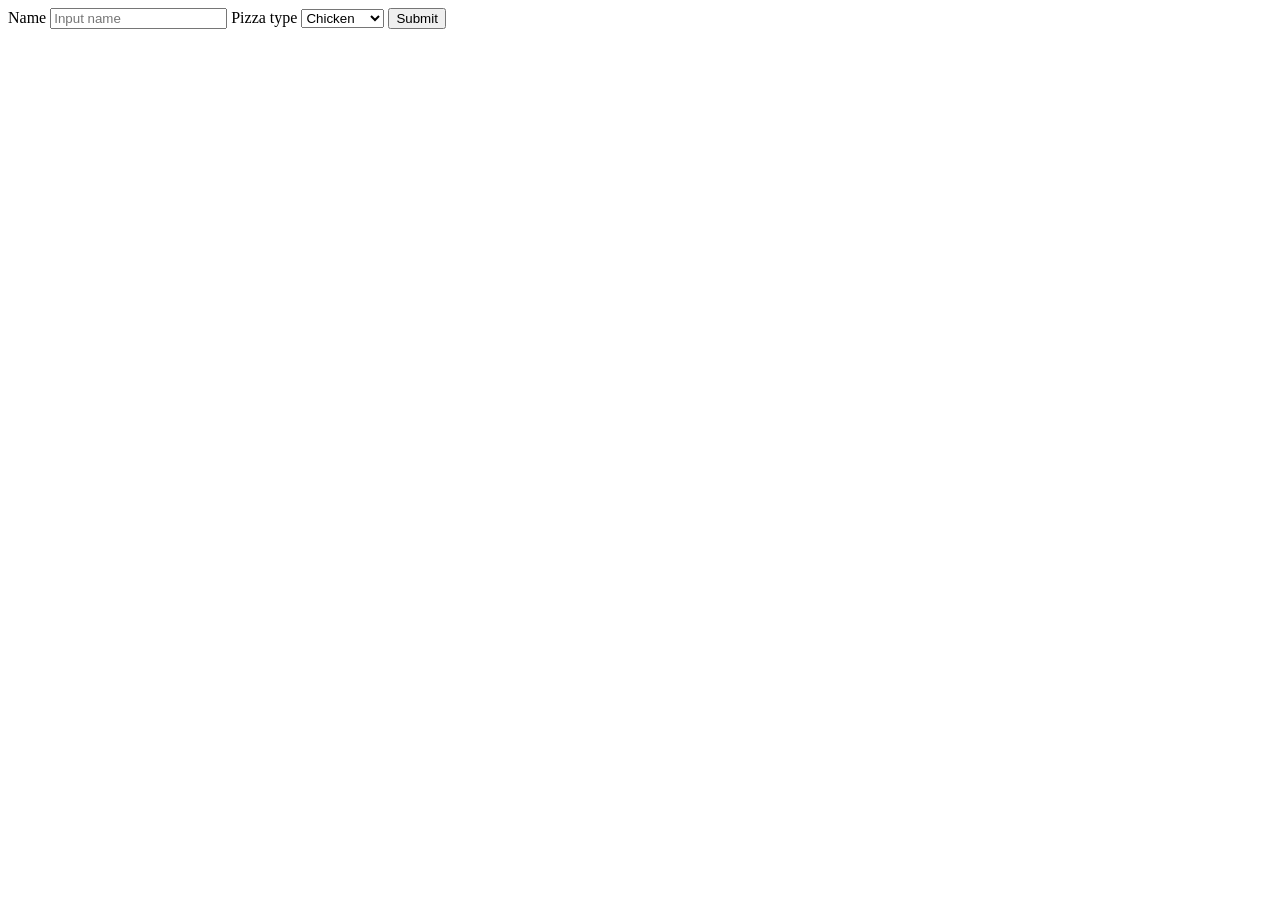
<file: index.html>
<!DOCTYPE html>
<html lang="en">
<head>
    <meta charset="UTF-8">
    <meta name="viewport" content="width=device-width, initial-scale=1.0">
    <title>Document</title>
</head>
<body>
    <form action="form/" method="post">
        <label for="name">Name</label>
        <input id="name" type="text" name="name" placeholder="Input name" >

        <label for="pizza-type">Pizza type</label>
        <select name="Pizza-type" id="pizza-type">
            <option value="Chicken">Chicken</option>
            <option value="Beef">Beef</option>
            <option value="Pepperoni">Pepperoni</option>
            <option value="Hawaiian">Hawaiian</option>
        </select>

        <button type="submit">Submit</button>




    </form>
    
</body>
</html>
</file>
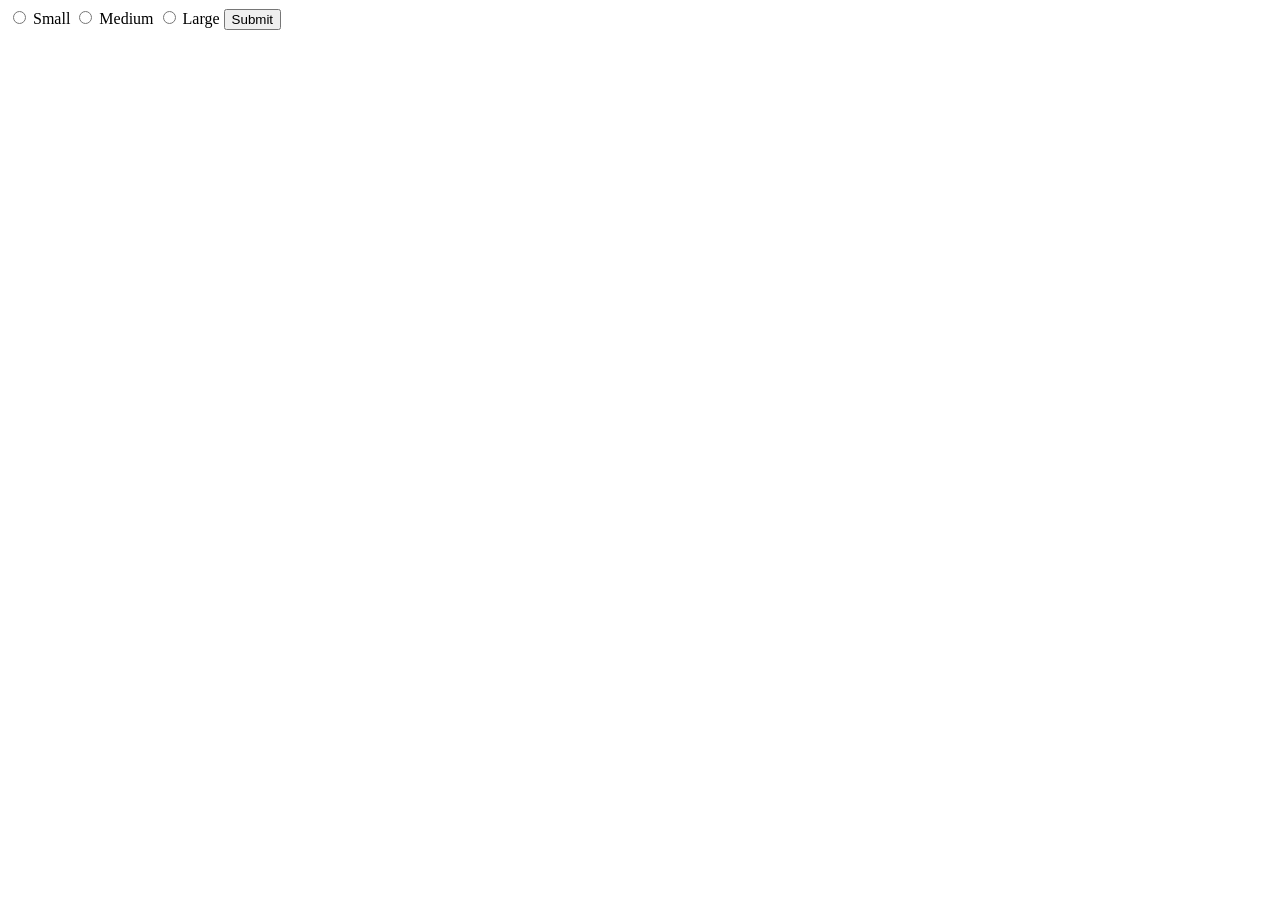
<file: binary-input.html>
<!DOCTYPE html>
<html lang="en">
<head>
    <meta charset="UTF-8">
    <meta name="viewport" content="width=device-width, initial-scale=1.0">
    <title>Document</title>
</head>
<body>
    <form action="/clothing/shirts" method="post">
     <input id="small" type="radio" name="size" value="s">
     <label for="small">Small</label>

     <input id="medium" type="radio" name="size" value="m">
     <label for="medium">Medium</label>

     <input id="large" type="radio" name="size" value="l">
     <label for="large">Large</label>

     <button type="submit">Submit</button>

    </form>

     
   
</body>
</html>
</file>
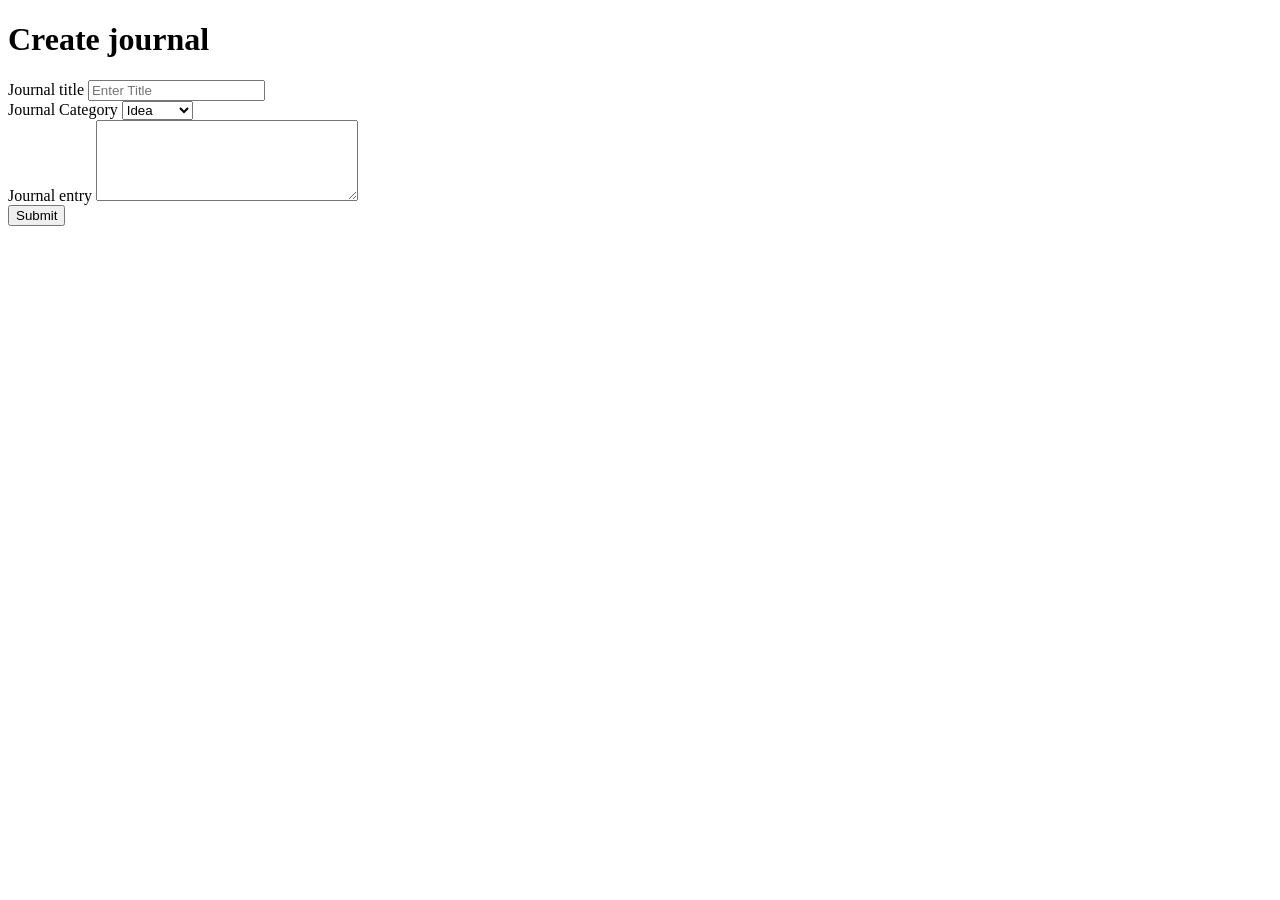
<file: create-journal.html>
<!DOCTYPE html>
<html lang="en">
<head>
    <meta charset="UTF-8">
    <meta name="viewport" content="width=device-width, initial-scale=1.0">
    <title>Create Journal</title>
</head>
<body>
    <h1>Create journal</h1>

    <form action="/api/v1/journals" method="post"> 
        <label for="main-title">Journal title</label>
        <input id="main-title" type="text" name="Title" placeholder="Enter Title" minlength="3" required >

        <br>

        <label for="journal-category">Journal Category</label>
        <select  id="journal-category" name="category" required>
            <option value="idea">Idea</option>
            <option value="note">Note</option>
            <option value="goal">Goal</option>
            <option value="habit">Habit</option>
            <option value="memory">Memory</option>
            <option value="mood">Mood</option>
            <option value="event">Event</option>
            <option value="task">Task</option>
        </select>
 
        <br>

        <label for="journal-entry">Journal entry</label> 
        <textarea id="journal-entry" name="entry" cols="30" rows="5" minlength="10" required></textarea>

        <br>

        <button type="submit">Submit</button>

    </form> 
</body>
</html>
</file>
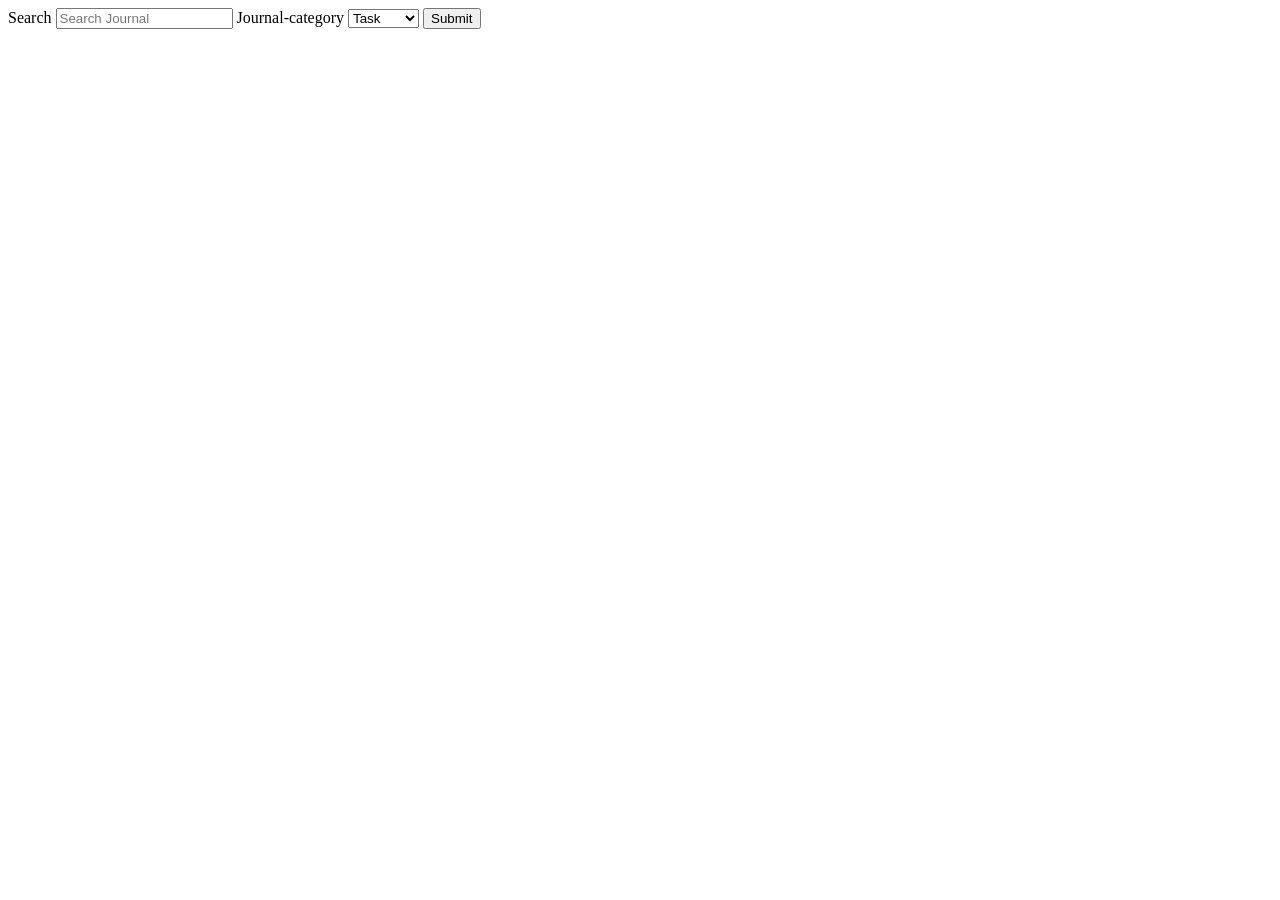
<file: form.html>
<!DOCTYPE html>
<html lang="en">
<head>
    <meta charset="UTF-8">
    <meta name="viewport" content="width=device-width, initial-scale=1.0">
    <title>Document</title>
</head>
<body>
    <form action="/api/v1.journals" method="get">
        <label for="search-bar">Search</label>
        <input id="search-bar" type="text" name="search" placeholder="Search Journal">

        <label for="Journal-category">Journal-category</label>
        <select id="Journal-category" name="category" >
            <option value="task">Task</option>
            <option value="idea">Idea</option>
            <option value="memory">Memory</option>
        </select>
        
        <button type="submit">Submit</button>
    </form>
</body>
</html>
</file>
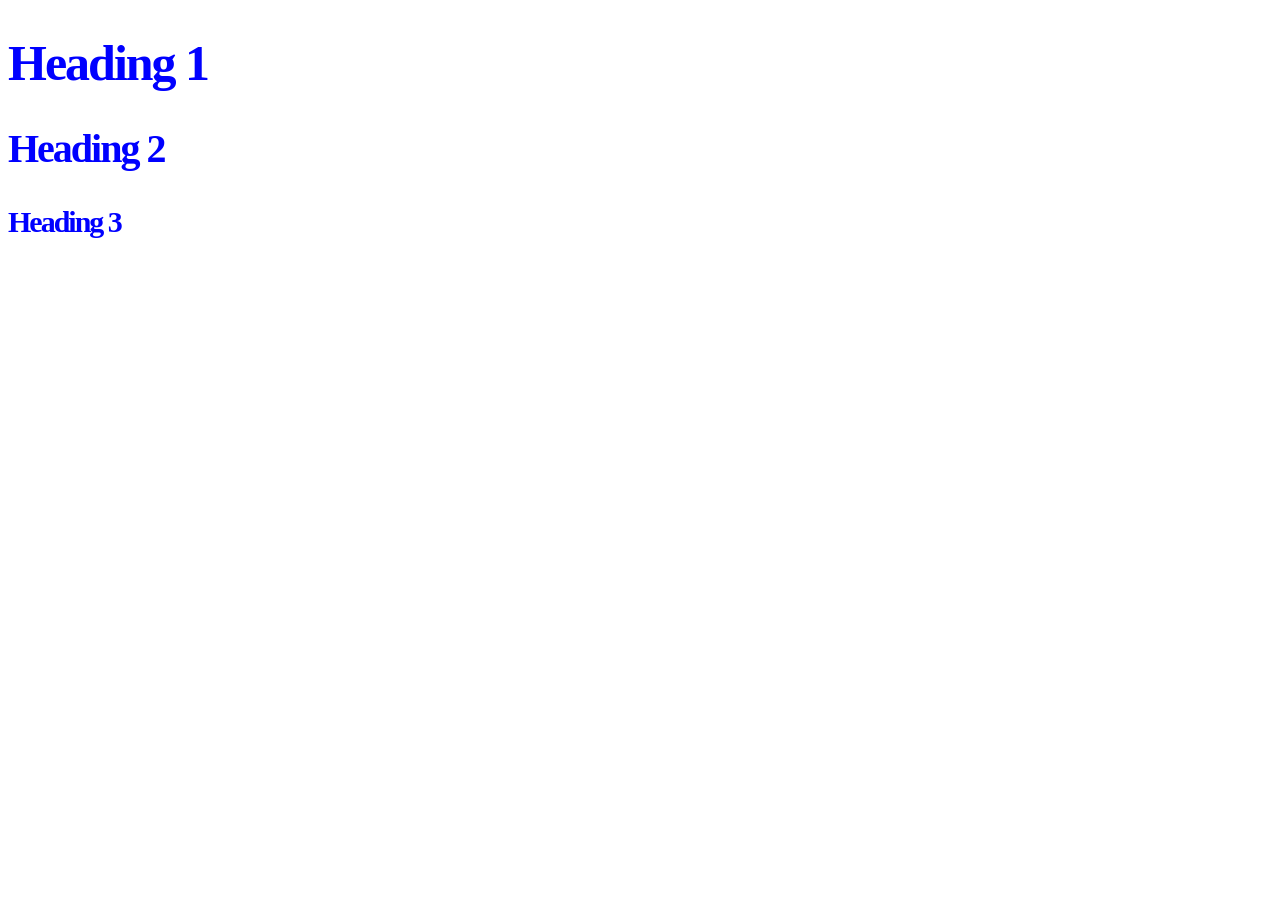
<file: grouping.html>
<!DOCTYPE html>
<html lang="en">
<head>
    <meta charset="UTF-8">
    <meta name="viewport" content="width=device-width, initial-scale=1.0">
    <title>Document</title>
    <link rel="stylesheet" href="app2.css">
</head>
<body>
    <h1>Heading 1</h1>
    <h2>Heading 2</h2>
    <h3>Heading 3</h3>
    
</body>
</html>
</file>
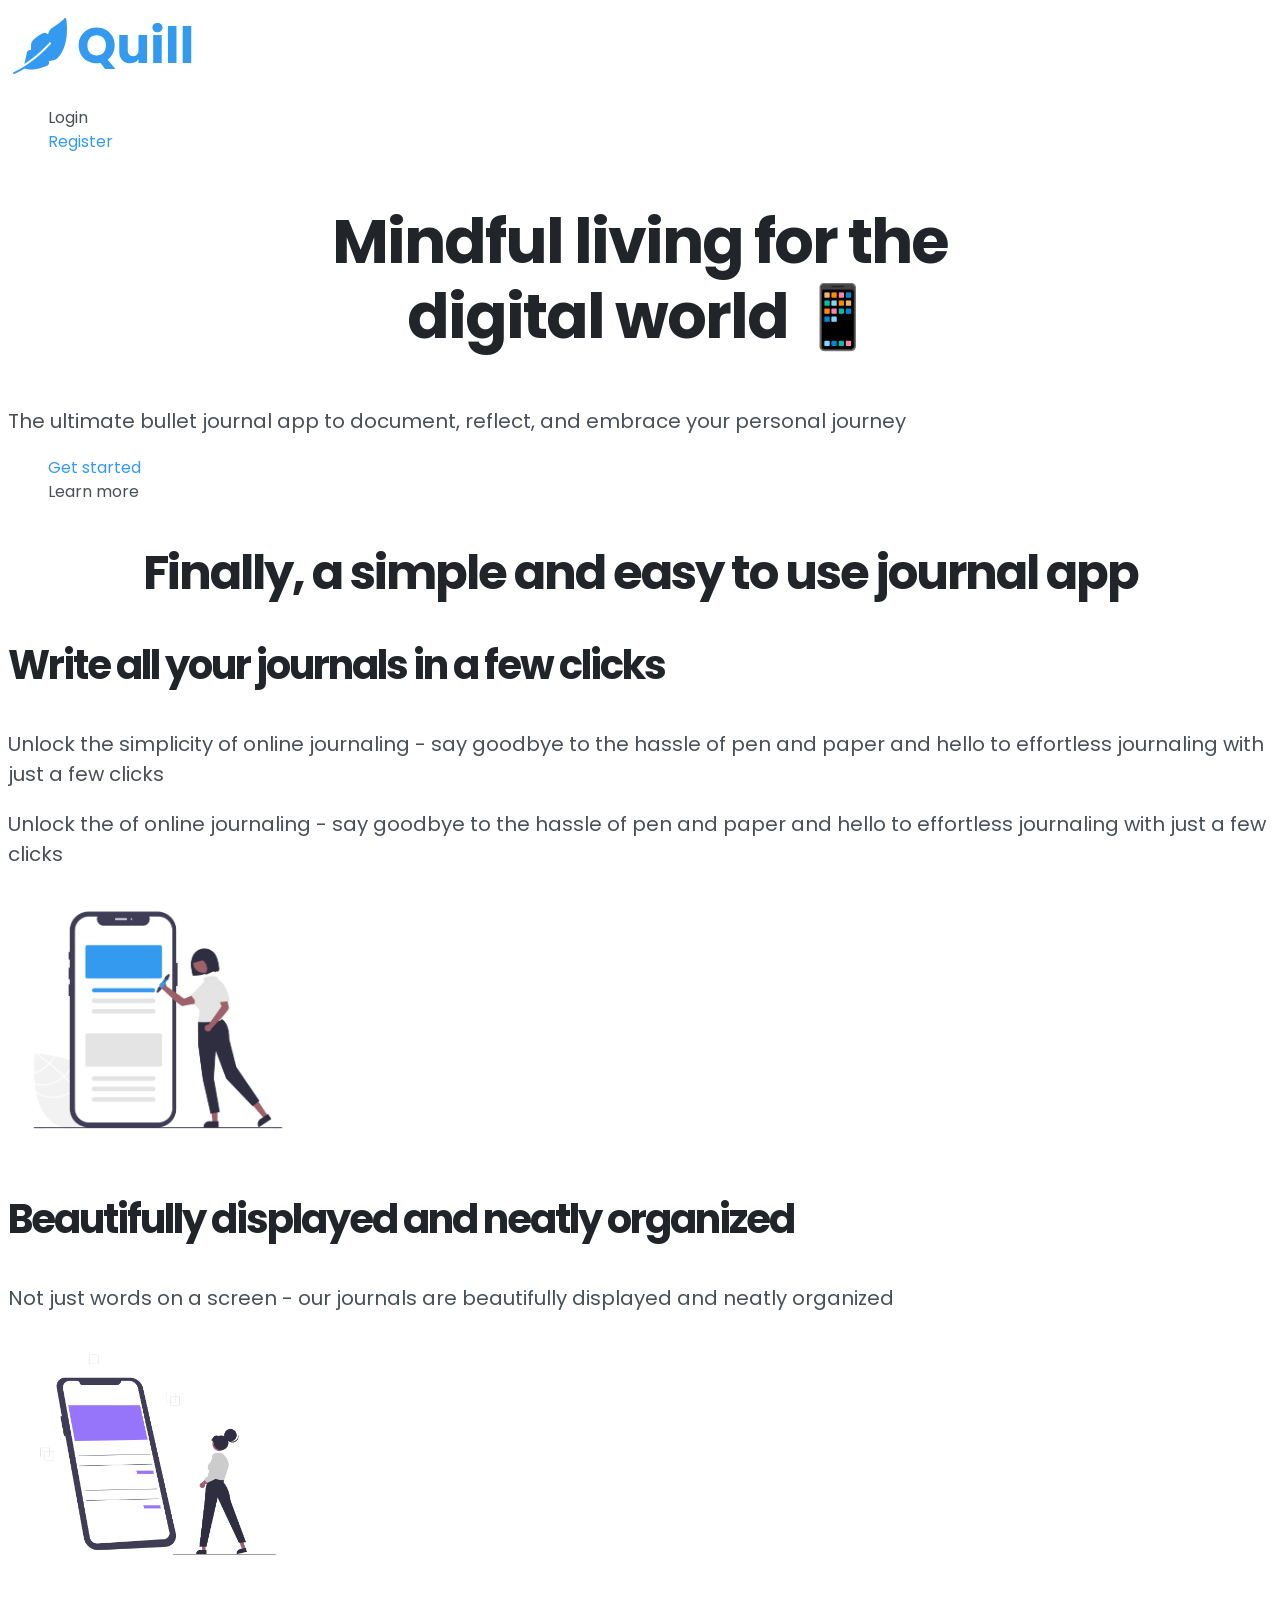
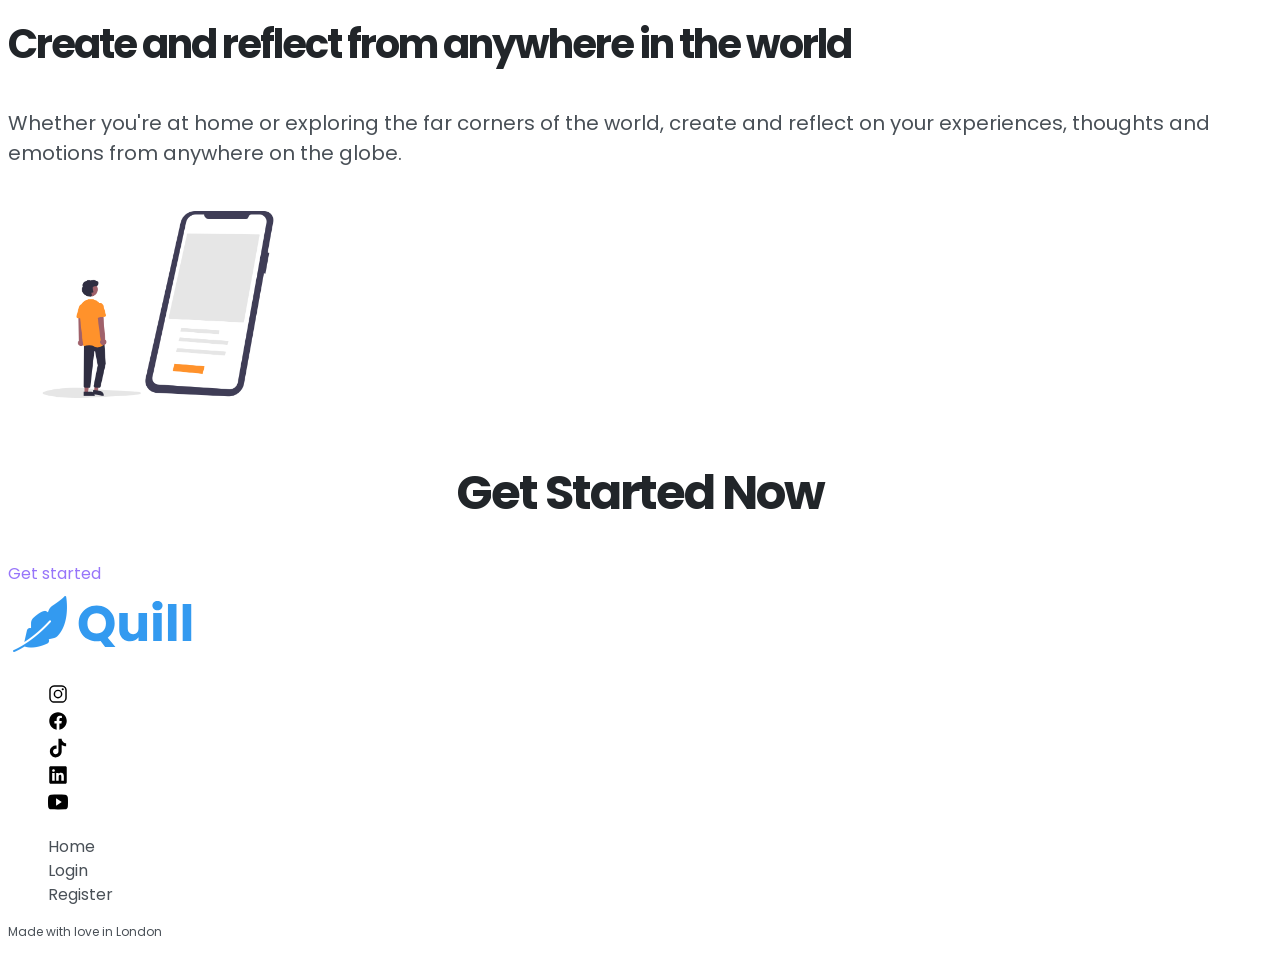
<file: Quill.html>
<!DOCTYPE html>
<html lang="en">
<head>
    <meta charset="UTF-8">
    <meta name="viewport" content="width=device-width, initial-scale=1.0">
    <title>Quill</title>
    <link rel="preconnect" href="https://fonts.googleapis.com">
    <link rel="preconnect" href="https://fonts.gstatic.com" crossorigin>
    <link href="https://fonts.googleapis.com/css2?family=Inter:ital,opsz,wght@0,14..32,100..900;1,14..32,100..900&family=Poppins:ital,wght@0,100;0,200;0,300;0,400;0,500;0,600;0,700;0,800;0,900;1,100;1,200;1,300;1,400;1,500;1,600;1,700;1,800;1,900&display=swap" rel="stylesheet">
    <link rel="stylesheet" href="app.css">
</head>
<body>
  <header>
    <!-- NAVIGATION  -->
    <nav>
        <a href="Quill.html"><img src="svg/quill.svg" alt="quill logo"></a>
        <ul>
            <li><a href="login.html">Login</a></li>
            <li><a class="btn btn-primary" href="register.html">Register</a></li>
        </ul>

    </nav>
   
  </header>

    
 
    <!-- HERO SECTION -->
    <section>
        <h1> <span>Mindful living</span> for the <br> digital world 📱</h1>
        <p id="green-text">The ultimate bullet journal app to document, reflect, and embrace your personal journey</p>
        <ul>
            <li><a class="btn btn-primary" href="register.html">Get started</a></li>
            <li><a href="#features">Learn more</a></li>
        </ul>
    </section>

    <main>

    <!-- FEATURE SECTION -->
    <section>
        <h2 id="features">Finally, a <span>simple and easy</span> to use journal app</h2>
        
        <div>
            <h3 class="orange-text">Write all your journals in a few clicks</h3>
            <p>Unlock the <span class="pop-text">simplicity</span> of online journaling - say goodbye to the hassle of pen and paper and hello to effortless journaling with just a few clicks</p>
            <p>Unlock the of online journaling - say goodbye to the hassle of pen and paper and hello to effortless journaling with just a few clicks</p>
            <img src="Images/features-1.png" alt="simple online journaling" width="300px">
        </div>

        <div>
            <h3 class="orange-text">Beautifully displayed and neatly organized</h3>
            <p>Not just words on a screen - our journals are beautifully displayed and neatly organized</p>
            <img src="Images/features-2.png" alt="Bautifully displayed journals" width="300px">
        </div>
     
        <div>
            <h3 class="orange-text">Create and reflect from anywhere in the world</h3>
            <p>Whether you're at home or exploring the far corners of the world, create and reflect on your experiences, thoughts and emotions from anywhere on the globe.</p>
            <img src="Images/features-3.png" alt="Create journals anywhere" width="300px">
        </div>

        

        
    </section>
   
    <!-- CTA SECTION -->
    <section>
        <h2>Get Started Now</h2>
        <a class="btn btn-secondary" href="register.html">Get started</a>
    </section>
    
    </main>
    
    
    
    
   <!-- FOOTER -->
 
    <footer>
        <a href="Quill.html"><img src="svg/quill.svg" alt="quill logo"></a>
    
        <ul>
          <li><a href="https://www.instagram.com/"><img src="svg/logo-instagram.svg" alt="Instagram logo" width="20px"></a></li>
          <li><a href="https://www.facebook.com/"><img src="svg/logo-facebook.svg" alt="facebook logo" width="20px"></a></li>
          <li><a href="https://www.tiktok.com/"><img src="svg/logo-tiktok.svg" alt="tiktok logo" width="20px"></a></li>
          <li><a href="https://www.linkedin.com/"><img src="svg/logo-linkedin.svg" alt="linkedin logo" width="20px"></a></li>
          <li><a href="https://www.youtube.com/"><img src="svg/logo-youtube.svg" alt="youtube logo" width="20px"></a></li>
        </ul>
        <ul>
            <li><a href="Quill.html">Home</a></li>
            <li><a href="login.html">Login</a></li>
            <li><a href="register.html">Register</a></li>
        </ul>
         
        <p class="small-text">Made with love in London</p>
    </footer>
 

    
    

    
</body>
</html>
</file>
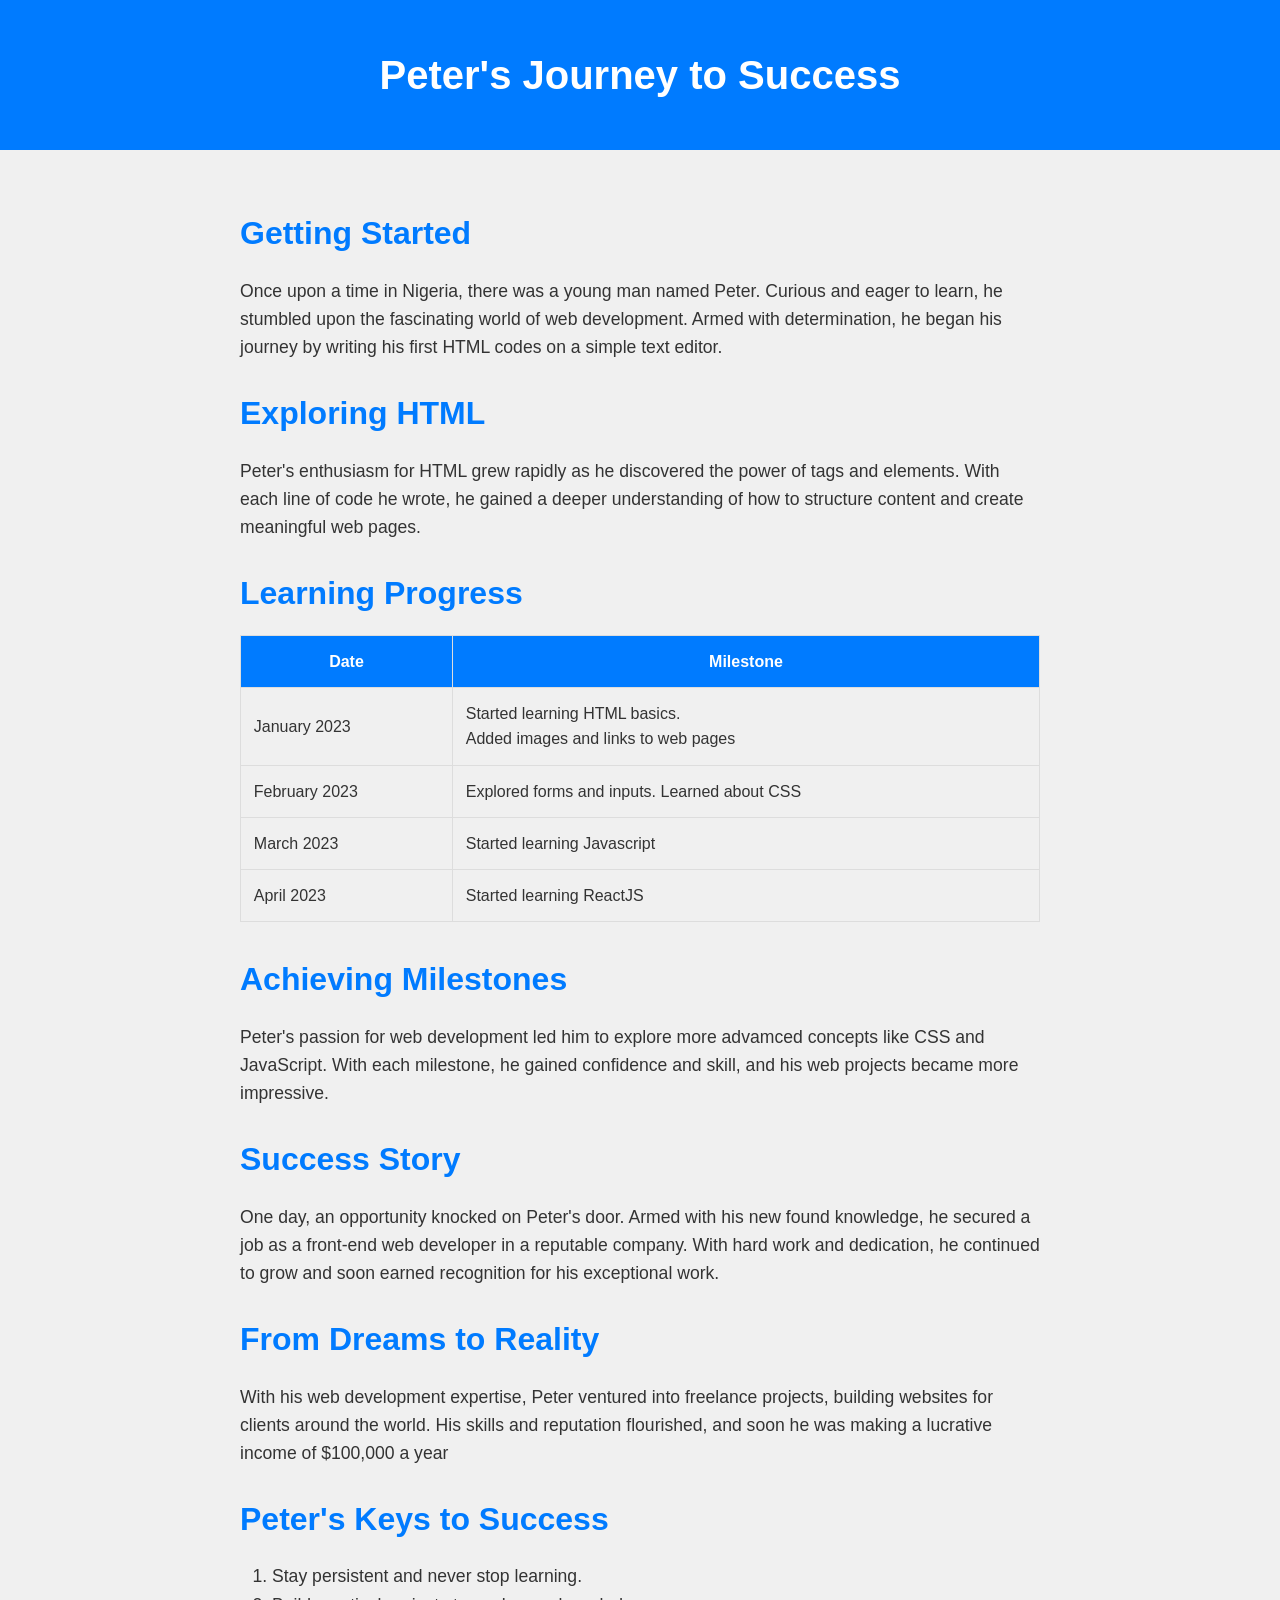
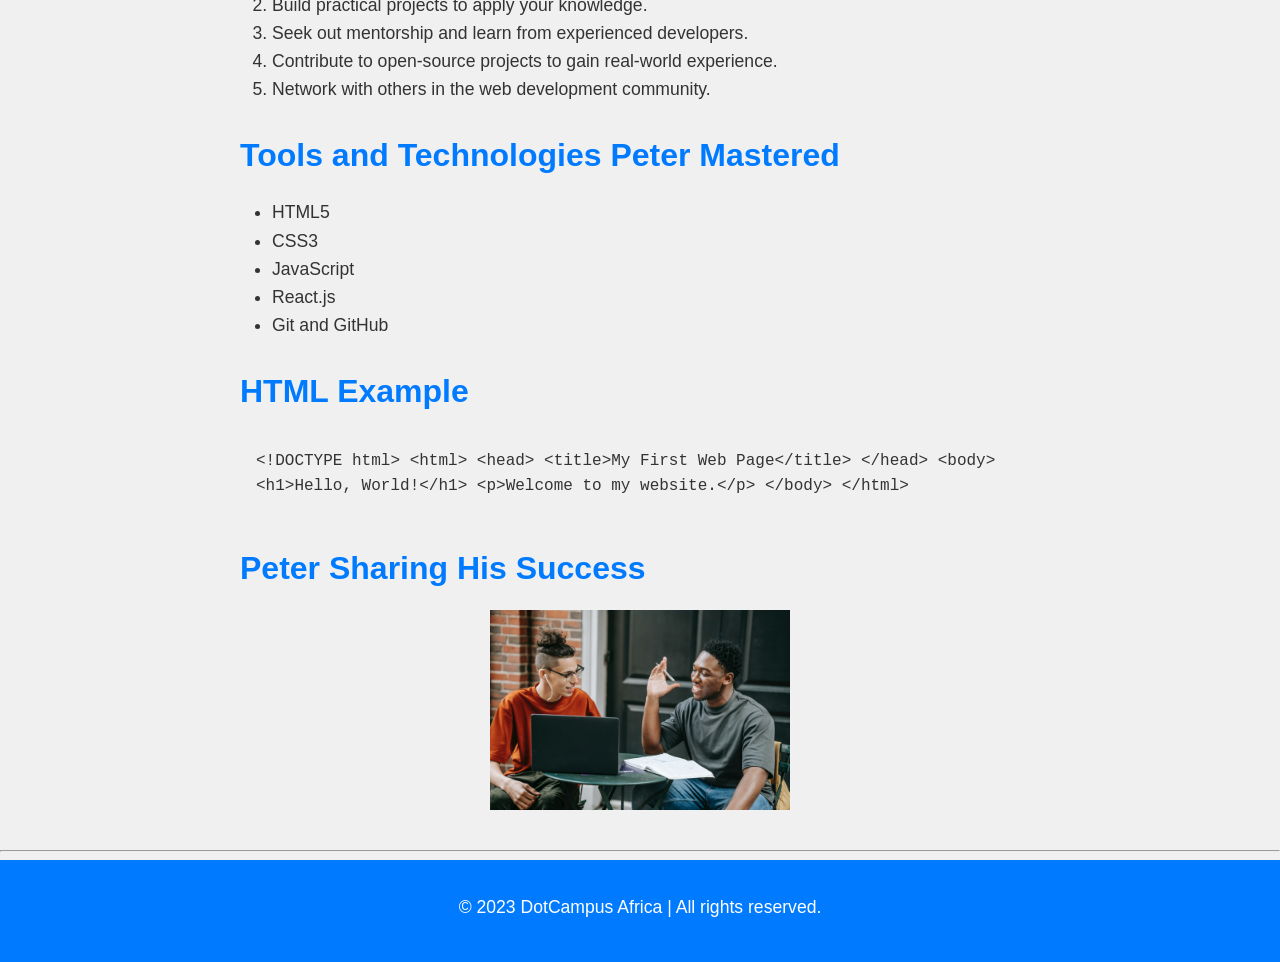
<file: Skillbridge-project.html>
<!DOCTYPE html>
<html lang="en">
<head>
    <style>
        body { font-family: 'Roboto', sans-serif; line-height:1.6; margin: 0; background-color: #f0f0f0; color : #333; }
        header { background-color: #007bff; color: #fff; padding: 1rem; text-align: center; }
        main {padding: 2rem; max-width: 800px; margin: 0 auto;}
        h1{font-size: 2.5rem;}
        h2 {font-size: 2rem; margin-bottom: 1rem; color: #007bff;}
        p{font-size: 1.1rem; margin-bottom: 1.5rem;}
        table {width: 100%; border-collapse: collapse; margin-bottom: 2rem;}
        th, td {padding: 0.8rem; border: 1px solid #ddd;}
        th {background-color: #007bff; color: #fff;}
        ol, ul {font-size: 1.1rem; margin-bottom: 1.5rem; padding-left: 2rem;}
        code {display: block; font-family: 'Courier New', Courier, monospace; background-color: #f0f0f0; padding: 1rem; margin-bottom: 1.5rem;}
        img {max-width: 100%; display: block; margin: 0 auto;}
        footer {background-color: #007bff; color: #fff; text-align: center; padding: 1rem;}
        

    </style>
    <meta charset="UTF-8">
    <meta name="viewport" content="width=device-width, initial-scale=1.0">
    <title>Peter's Journey to Success</title>
</head>
<body>
    <header>
        <h1>Peter's Journey to Success</h1>
    </header>

    <main>
       <article>
         <h2>Getting Started</h2>
         <p>Once upon a time in Nigeria, there was a young man named Peter. Curious and eager to learn, he stumbled upon the fascinating world of web development. Armed with determination, he began his journey by writing his first HTML codes on a simple text editor.</p>
       </article>

        <article>
            <h2>Exploring HTML</h2>
            <p>Peter's enthusiasm for HTML grew rapidly as he discovered the power of tags and elements. With each line of code he wrote, he gained a deeper understanding of how to structure content and create meaningful web pages.</p>
        </article>

        <!-- The HTML table section -->
        <section>
            <h2>Learning Progress</h2>
            <table>
                <thead>
                    <tr>
                      <th>Date</th>
                      <th>Milestone</th>
                    </tr>
                </thead>

                <tbody>
                    <tr>
                        <td>January 2023</td>
                        <td>Started learning HTML basics. <br> Added images and links to web pages</td>
                
                    </tr>

                    <tr>
                        <td>February 2023</td>
                        <td>Explored forms and inputs. Learned about CSS</td>
                    </tr>

                    <tr>
                        <td>March 2023</td>
                        <td>Started learning Javascript</td>
                    </tr>

                    <tr>
                        <td>April 2023</td>
                        <td>Started learning ReactJS</td>
                    </tr>
                </tbody>
            </table>
        </section> 
        <!-- End of table -->

        <article>
            <h2>Achieving Milestones</h2>
            <p>Peter's passion for web development led him to explore more advamced concepts like CSS and JavaScript. With each milestone, he gained confidence and skill, and his web projects became more impressive.</p>
        </article>

        <article>
            <h2>Success Story</h2>
            <p>One day, an opportunity knocked on Peter's door. Armed with his new found knowledge, he secured a job as a front-end web developer in a reputable company. With hard work and dedication, he continued to grow and soon earned recognition for his exceptional work.</p>
        </article>

        <article>
            <h2>From Dreams to Reality</h2>
            <p>With his web development expertise, Peter ventured into freelance projects, building websites for clients around the world. His skills and reputation flourished, and soon he was making a lucrative income of $100,000 a year</p>
        </article>

        <!-- Ordered list section -->
         <section>
            <h2>Peter's Keys to Success</h2>
            <ol>
                <li>Stay persistent and never stop learning.</li>
                <li>Build practical projects to apply your knowledge.</li>
                <li>Seek out mentorship and learn from experienced developers.</li>
                <li>Contribute to open-source projects to gain real-world experience.</li>
                <li>Network with others in the web development community.</li>
            </ol>
         </section>
        <!-- End of ordered list section -->

        <!-- Unordered list section -->
          <section>
            <h2>Tools and Technologies Peter Mastered</h2>
            <ul>
                <li>HTML5</li>
                <li>CSS3</li>
                <li>JavaScript</li>
                <li>React.js</li>
                <li>Git and GitHub</li>
            </ul>
          </section>
        <!-- End of unordered list section -->

        <!-- Code snippet section -->
            <section>
              <h2>HTML Example</h2>
              <code> &lt;!DOCTYPE html&gt; &lt;html&gt; &lt;head&gt; &lt;title&gt;My First Web Page&lt;/title&gt; &lt;/head&gt; &lt;body&gt; &lt;h1&gt;Hello, World!&lt;/h1&gt; &lt;p&gt;Welcome to my website.&lt;/p&gt; &lt;/body&gt; &lt;/html&gt; </code>
            </section>
        <!-- End of code snippet section -->

        <!-- Image section -->
            <section>
               <h2>Peter Sharing His Success</h2>
               <img src="peter.jpg" alt="Peter telling his friend about his success" width="300px">
            </section>
        <!-- End of image section -->


    </main>
    
    <hr>

    <footer>
        <p>© 2023 DotCampus Africa | All rights reserved.</p>
    </footer>

</body>
</html>
</file>
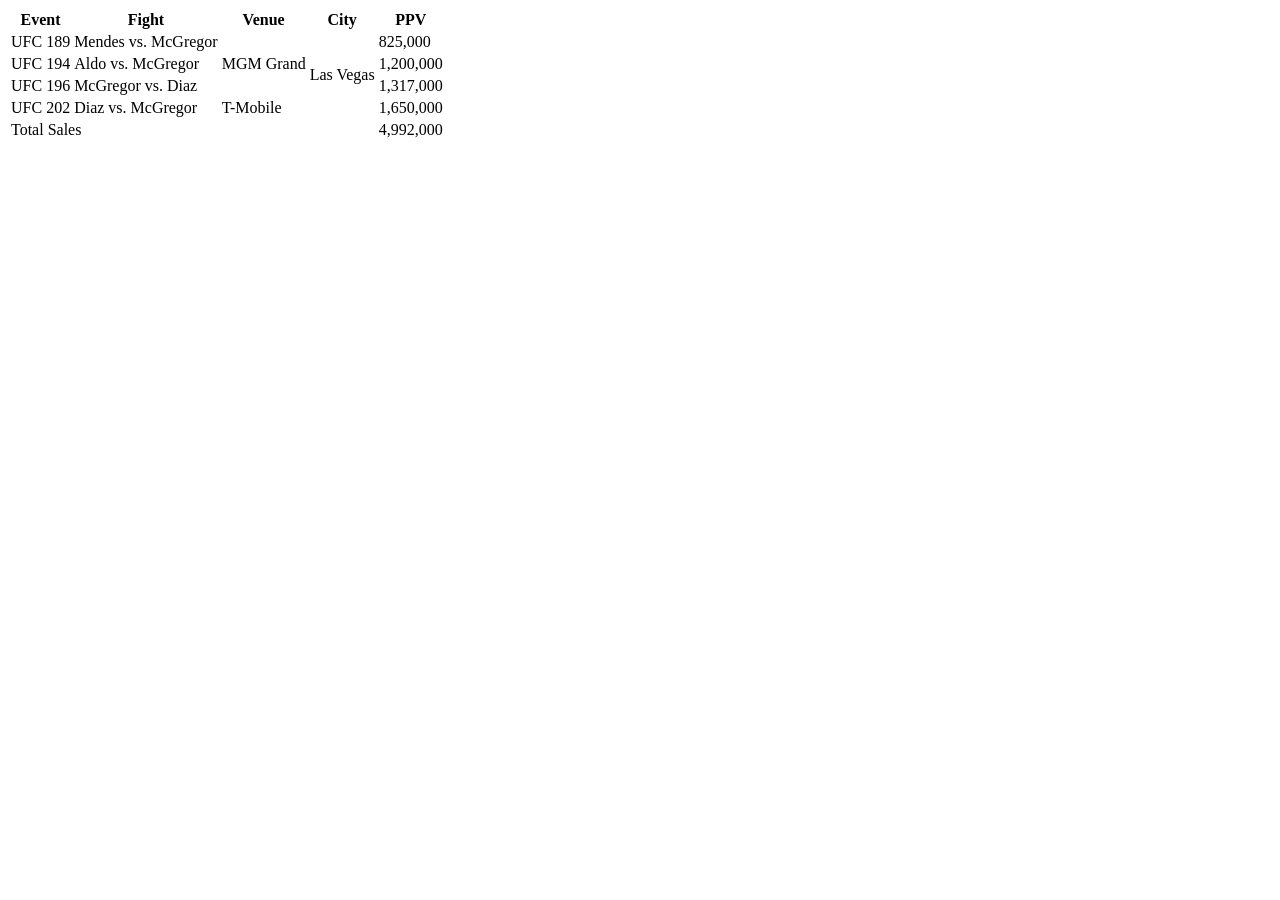
<file: table.html>
<!DOCTYPE html>
<html lang="en">
<head>
    <meta charset="UTF-8">
    <meta name="viewport" content="width=device-width, initial-scale=1.0">
    <title>Table</title>
</head>
<body>
    <table>
        <thead>
            <tr>
                <th>Event</th>
                <th>Fight</th>
                <th>Venue</th>
                <th>City</th>
                <th>PPV</th>
            </tr>
        </thead>
        <tbody>
            <tr>
                <td>UFC 189</td>
                <td>Mendes vs. McGregor</td>
                <td rowspan="3" >MGM Grand</td>
                <td rowspan="4" >Las Vegas</td>
                <td>825,000</td>
            </tr>
            <tr>
                <td>UFC 194</td>
                <td>Aldo vs. McGregor</td>
            
                
                <td>1,200,000</td>
            </tr>
            
            <tr>
                <td>UFC 196</td>
                <td>McGregor vs. Diaz</td>
        
                
                <td>1,317,000</td>
            </tr>
            
            <tr>
                <td>UFC 202</td>
                <td>Diaz vs. McGregor</td>
                <td>T-Mobile</td>
    
                <td>1,650,000</td>
            </tr>
        </tbody>
        <tfoot>
            <tr>
                <td colspan="4" >Total Sales</td>
                <td>4,992,000</td>
            </tr>
        </tfoot>

    </table>
</body>
</html>
</file>
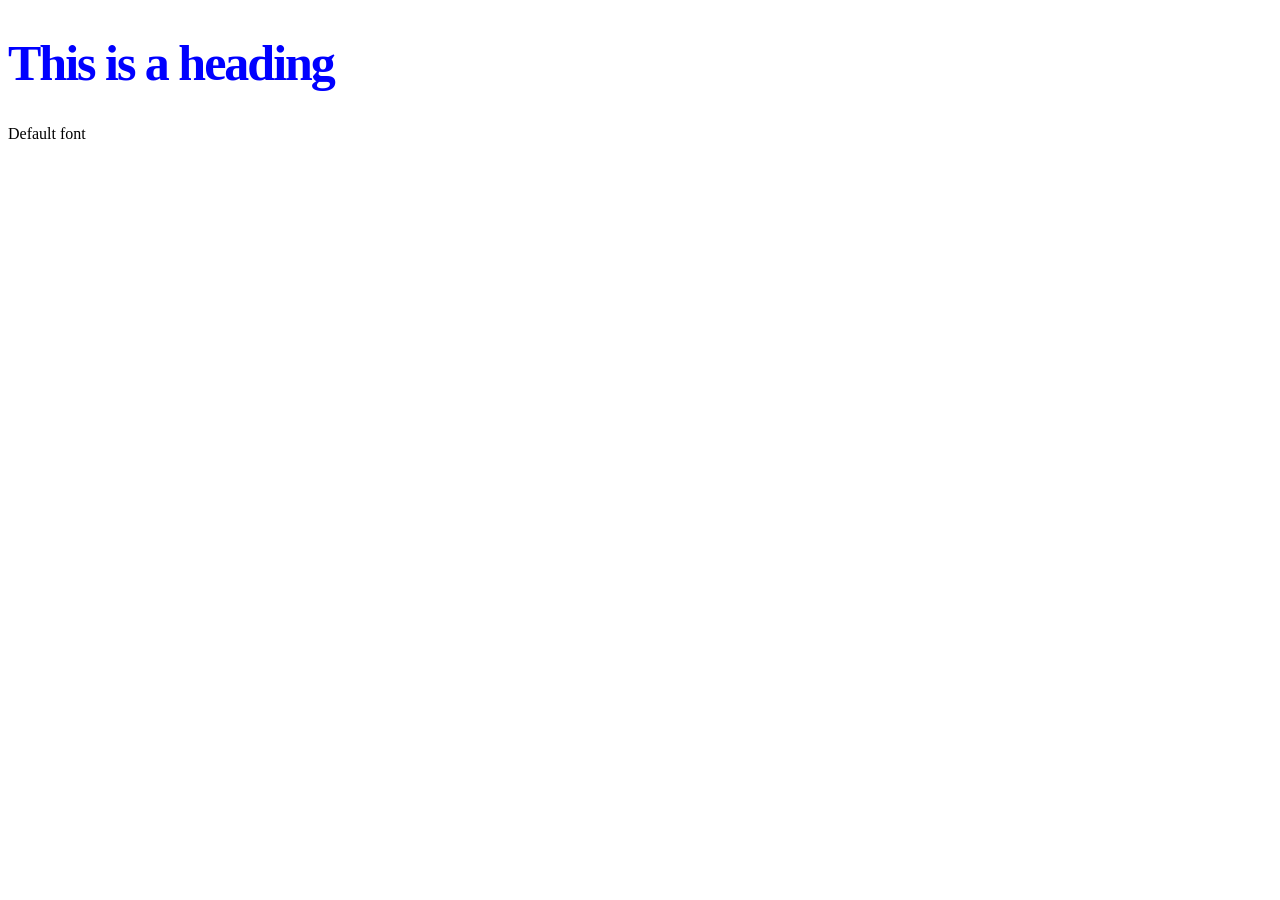
<file: text-spacing.html>
<!DOCTYPE html>
<html lang="en">
<head>
    <meta charset="UTF-8">
    <meta name="viewport" content="width=device-width, initial-scale=1.0">
    <title>Document</title>
    <link rel="preconnect" href="https://fonts.googleapis.com">
    <link rel="preconnect" href="https://fonts.gstatic.com" crossorigin>
    <link href="https://fonts.googleapis.com/css2?family=Inter:ital,opsz,wght@0,14..32,100..900;1,14..32,100..900&display=swap" rel="stylesheet">
    <link rel="stylesheet" href="app2.css">
</head>
<body>
    <h1>This is a heading</h1>
    <p>Default font</p>
</body>
</html>
</file>
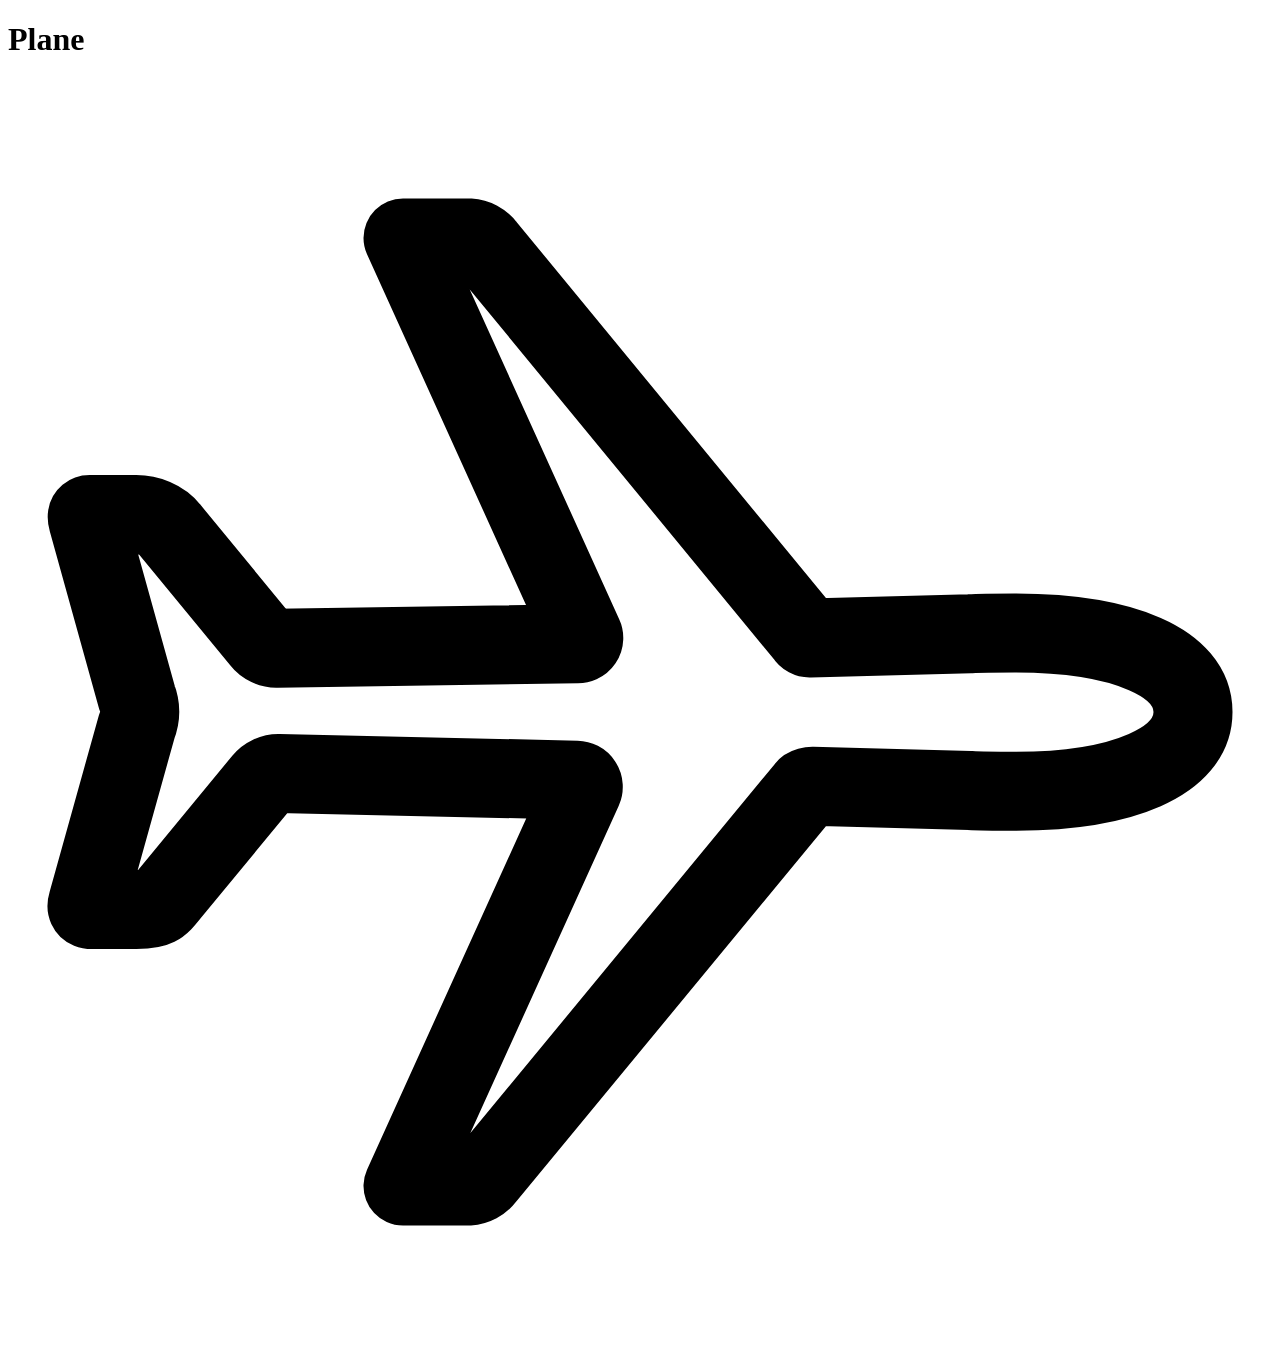
<file: svg/svg.html>
<!DOCTYPE html>
<html lang="en">
<head>
    <meta charset="UTF-8">
    <meta name="viewport" content="width=device-width, initial-scale=1.0">
    <title>SVG</title>
</head>
<body>
    <h1>Plane</h1>
    <img src="airplane-outline.svg" alt="airplane">
</body>
</html>
</file>
<file: app2.css>
h1, h2, h3 {
   color: blue;
   font-weight: 700;
   letter-spacing: -2px;
   

}

h1{
   font-size: 50px;
}

h2{
   font-size: 40px;
}

h3{
   font-size: 30px;
}
</file>
<file: app.css>
/* 

----------- TYPOGRAPHY -----------

FONT SIZES
12px / 16px / 20px / 24px / 32px / 40px/ 48px / 62px

FONT WEIGHT
400 / 700

LINE HEIGHT
1.2 / 1.5

LETTER SPACING
0 / -2px 

FONT VALUE
Poppins


----------- COLORS -----------

PRIMARY
Base: #339af0 (Sky Blue0
Tint: #doebff (Arctic)
Shade: #1c7ed6 (Deep sea)

SECONDARY
Base: #9775fa (Lavender)
Tint: #e5dbff (Moonlight Iris)
Shade: #7048e8 (Velvet Night)

TERTIARY
Base: #ff922b (Pumpkin)
Tint: #ffe8cc (Dawn)
Shade: #f76707 (Lava)

GREY
Base: #495057 (Slate)
Tint: #f1f3f5 (Pebble)
Shade: #212529 (Graphite)


*/

h1, h2, h3, h4, h5 {
    font-weight: 700;
    line-height: 1.2;
    letter-spacing: -2px;
    font-family: 'Poppins' , sans-serif;
    color: #212529 ;

}



h1 {
    
    text-align: center;
    font-size: 62px;
   
}


h2 {
   
    text-align: center;
    font-size: 48px;
    
}

h3{
     font-size: 40px;
   
}

h4{
    font-size: 32px;
    
}

h5 {
    font-size: 24px;
    
}

p, a, .small-text {
    font-weight: 400;   
    line-height: 1.5;
    font-family: 'Poppins' ,sans-serif;
    color: #495057;

}

p {
    font-size: 20px;
     
}

a {
    
    text-decoration: none;
    font-size: 16px;
   
}

ul{
    list-style: none;
    
}

.small-text {
    font-size: 12px;
}

.btn {
    font-weight: 400;
    font-family: 'Poppins' , sans-serif;
    font-size: 16px;
    text-decoration: none;
}

.btn-primary {
    color: #339af0;
 
}

.btn-secondary {
    color: #9775fa;
}
</file>
